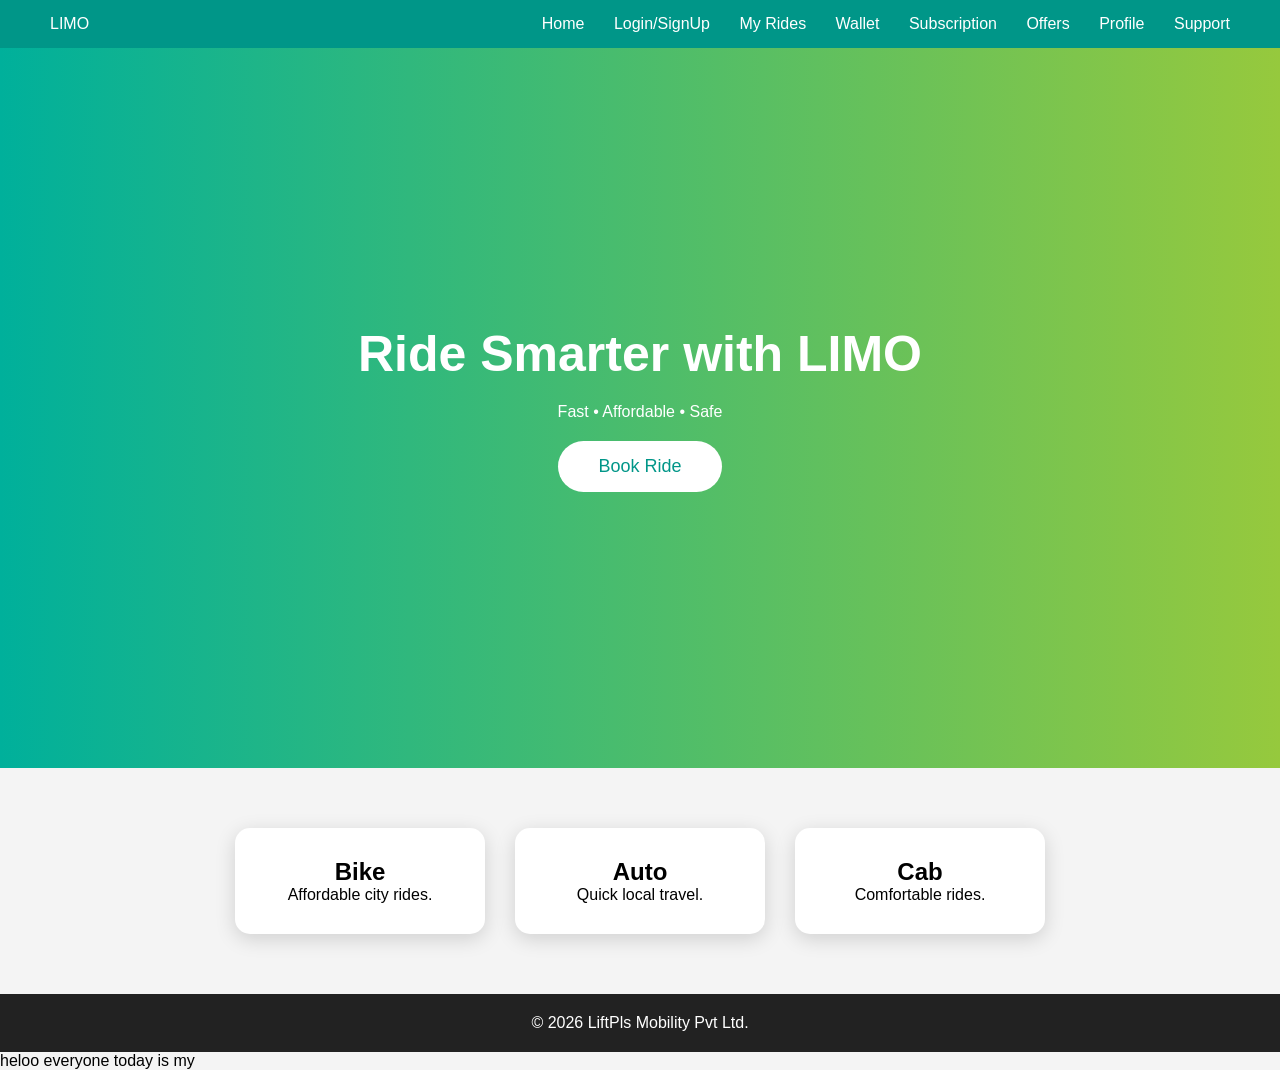
<file: index.html>
<!DOCTYPE html>
<html lang="en">

<head>

<meta charset="UTF-8">
<meta name="viewport" content="width=device-width, initial-scale=1.0">

<title>LIMO Ride Booking</title>

<link rel="stylesheet" href="style.css">

</head>

<body>

<header>

<div class="logo">
LIMO
</div>

<nav>
    <a href="index.html">Home</a>
    <a href="pages/login.html">Login/SignUp</a>
    <!-- <a href="pages/signup.html">Signup</a> -->
    <!-- <a href="pages/book-ride.html">Book Ride</a> -->
    <a href="pages/ride-history.html">My Rides</a>
    <a href="pages/wallet.html">Wallet</a>
    <a href="pages/subscription.html">Subscription</a>
    <a href="pages/offers.html">Offers</a>
    <a href="pages/profile.html">Profile</a>
    <a href="pages/support.html">Support</a>
</nav>

</header>

<section class="hero">

<h1>Ride Smarter with LIMO</h1>

<p>Fast • Affordable • Safe</p>

<button onclick="window.location.href='pages/book-ride.html'">
    Book Ride
</button>

</section>

<section class="cards">

<div class="card">

<h2>Bike</h2>

<p>Affordable city rides.</p>

</div>

<div class="card">

<h2>Auto</h2>

<p>Quick local travel.</p>

</div>

<div class="card">

<h2>Cab</h2>

<p>Comfortable rides.</p>

</div>

</section>

<footer>

© 2026 LiftPls Mobility Pvt Ltd.

</footer>

<script src="script.js"></script>

</body>

</html> 

heloo everyone today is my
</file>
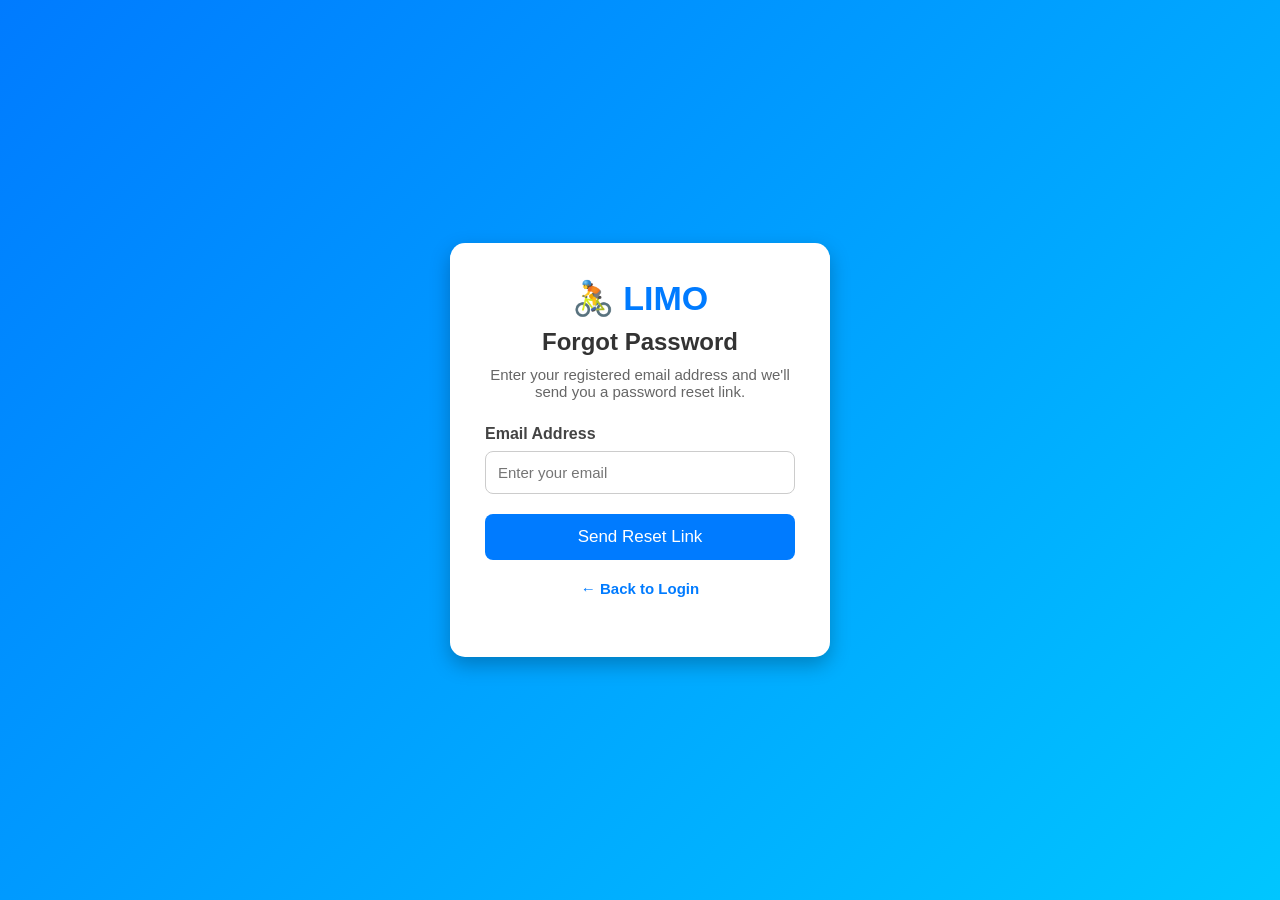
<file: Forgotpass.html>
<!DOCTYPE html>
<html lang="en">
<head>
<meta charset="UTF-8">
<meta name="viewport" content="width=device-width, initial-scale=1.0">
<title>LIMO - Forgot Password</title>

<style>
*{
    margin:0;
    padding:0;
    box-sizing:border-box;
    font-family:Arial, Helvetica, sans-serif;
}

body{
    background:linear-gradient(135deg,#007bff,#00c6ff);
    display:flex;
    justify-content:center;
    align-items:center;
    height:100vh;
}

.container{
    width:380px;
    background:#fff;
    padding:35px;
    border-radius:15px;
    box-shadow:0 8px 20px rgba(0,0,0,.25);
}

.logo{
    text-align:center;
    font-size:34px;
    font-weight:bold;
    color:#007bff;
    margin-bottom:10px;
}

h2{
    text-align:center;
    margin-bottom:10px;
    color:#333;
}

p{
    text-align:center;
    color:#666;
    margin-bottom:25px;
    font-size:15px;
}

.input-box{
    margin-bottom:20px;
}

.input-box label{
    display:block;
    margin-bottom:8px;
    font-weight:bold;
    color:#444;
}

.input-box input{
    width:100%;
    padding:12px;
    border:1px solid #ccc;
    border-radius:8px;
    font-size:15px;
}

.input-box input:focus{
    border-color:#007bff;
    outline:none;
}

button{
    width:100%;
    padding:13px;
    background:#007bff;
    color:white;
    border:none;
    border-radius:8px;
    font-size:17px;
    cursor:pointer;
    transition:.3s;
}

button:hover{
    background:#0056b3;
}

.links{
    text-align:center;
    margin-top:20px;
}

.links a{
    text-decoration:none;
    color:#007bff;
    font-weight:bold;
}

.links a:hover{
    text-decoration:underline;
}

.message{
    display:none;
    margin-top:20px;
    padding:12px;
    background:#d4edda;
    color:#155724;
    border-radius:8px;
    text-align:center;
}

@media(max-width:450px){
    .container{
        width:90%;
    }
}
</style>

</head>
<body>

<div class="container">

<div class="logo">
🚴 LIMO
</div>

<h2>Forgot Password</h2>

<p>
Enter your registered email address and we'll send you a password reset link.
</p>

<form onsubmit="sendLink(event)">

<div class="input-box">
<label>Email Address</label>
<input type="email" id="email" placeholder="Enter your email" required>
</div>

<button type="submit">
Send Reset Link
</button>

</form>

<div class="message" id="successMessage">
✅ Password reset link has been sent to your email.
</div>

<div class="links">
<p>
<a href="pages/login.html">← Back to Login</a>
</p>
</div>

</div>

<script>
function sendLink(event){

event.preventDefault();

const email=document.getElementById("email").value;

if(email===""){
alert("Please enter your email.");
return;
}

document.getElementById("successMessage").style.display="block";

document.querySelector("form").reset();

}
</script>

</body>
</html>



<!-- <a href="pages/Forgotpass.html">
    Forgot Password?
</a> -->
</file>
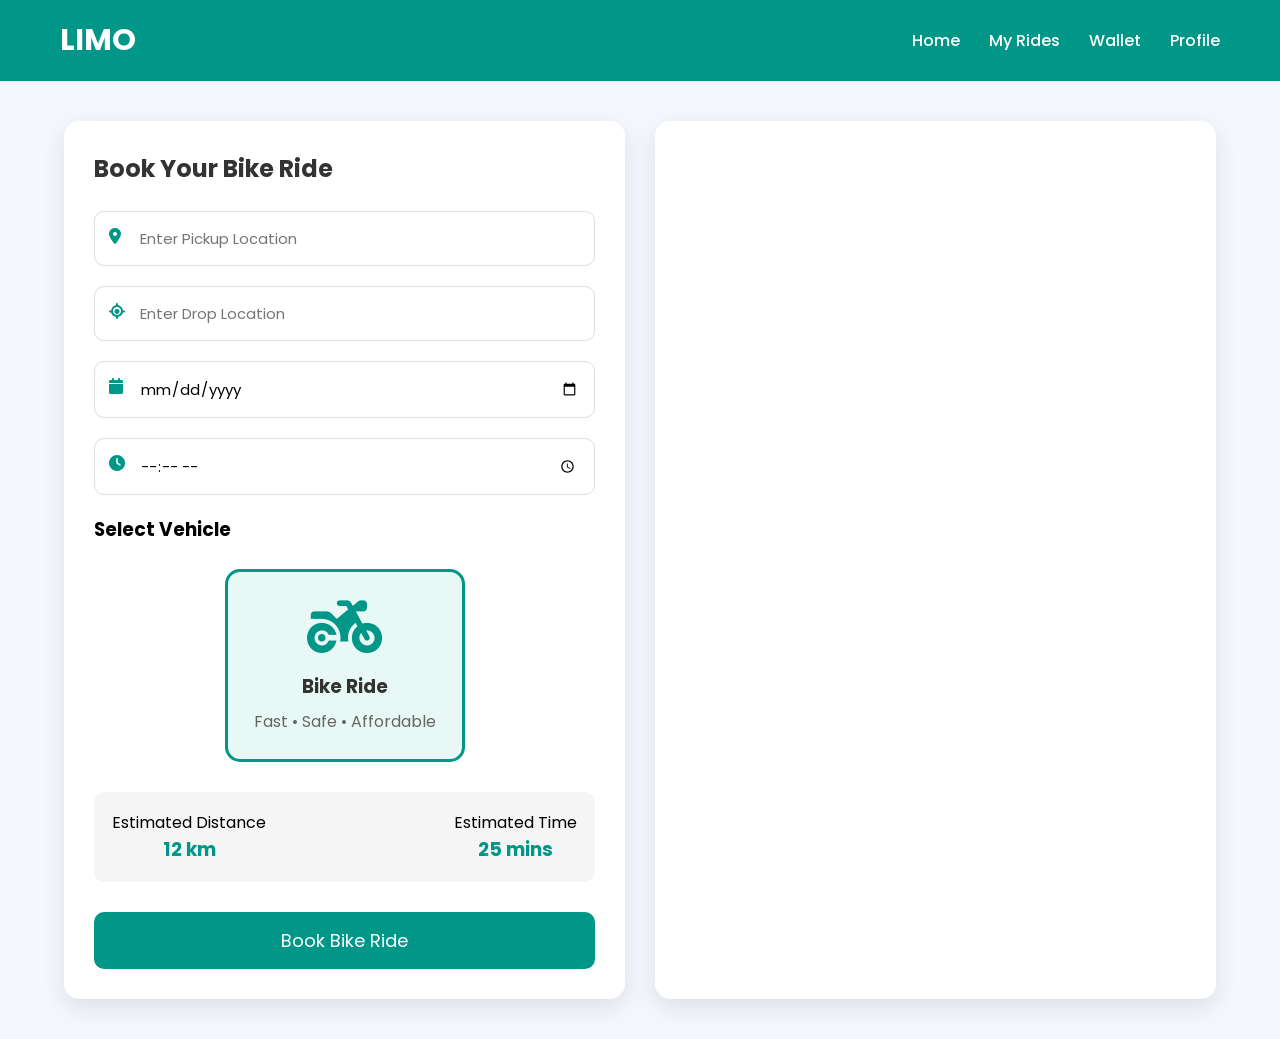
<file: pages/book-ride.html>
<!DOCTYPE html>
<html lang="en">
<head>
<meta charset="UTF-8">
<meta name="viewport" content="width=device-width, initial-scale=1.0">
<title>LIMO | Book Bike Ride</title>

<link rel="preconnect" href="https://fonts.googleapis.com">
<link rel="preconnect" href="https://fonts.gstatic.com" crossorigin>

<link href="https://fonts.googleapis.com/css2?family=Poppins:wght@300;400;500;600;700&display=swap" rel="stylesheet">

<link rel="stylesheet"
href="https://cdnjs.cloudflare.com/ajax/libs/font-awesome/6.5.2/css/all.min.css">

<style>

*{
    margin:0;
    padding:0;
    box-sizing:border-box;
    font-family:'Poppins',sans-serif;
}

body{
    background:#f4f7fb;
}

header{
    background:#009688;
    color:#fff;
    display:flex;
    justify-content:space-between;
    align-items:center;
    padding:18px 60px;
}

.logo{
    font-size:30px;
    font-weight:700;
}

nav a{
    color:#fff;
    text-decoration:none;
    margin-left:25px;
    font-weight:500;
}

.container{
    width:90%;
    max-width:1200px;
    margin:40px auto;
    display:grid;
    grid-template-columns:1fr 1fr;
    gap:30px;
}

.booking-card{
    background:#fff;
    padding:30px;
    border-radius:15px;
    box-shadow:0 8px 25px rgba(0,0,0,.1);
}

.booking-card h2{
    margin-bottom:25px;
    color:#333;
}

.input-box{
    position:relative;
    margin-bottom:20px;
}

.input-box i{
    position:absolute;
    top:17px;
    left:15px;
    color:#009688;
}

.input-box input{
    width:100%;
    padding:15px 15px 15px 45px;
    border:1px solid #ddd;
    border-radius:10px;
    font-size:15px;
    outline:none;
}

.input-box input:focus{
    border-color:#009688;
}

.vehicle-list{
    display:flex;
    justify-content:center;
    margin-top:25px;
}

.vehicle{
    width:240px;
    padding:25px;
    text-align:center;
    border:3px solid #009688;
    border-radius:15px;
    background:#e8f8f5;
    cursor:pointer;
    transition:.3s;
}

.vehicle:hover{
    transform:translateY(-6px);
    box-shadow:0 10px 20px rgba(0,0,0,.15);
}

.vehicle i{
    font-size:60px;
    color:#009688;
    margin-bottom:15px;
}

.vehicle h3{
    color:#333;
    margin-bottom:8px;
}

.vehicle p{
    color:#666;
}

.info-box{
    display:flex;
    justify-content:space-between;
    margin-top:30px;
    background:#f5f5f5;
    padding:18px;
    border-radius:10px;
}

.info-box div{
    text-align:center;
}

.info-box h3{
    color:#009688;
}

.book-btn{
    width:100%;
    padding:15px;
    margin-top:30px;
    border:none;
    border-radius:10px;
    background:#009688;
    color:white;
    font-size:18px;
    cursor:pointer;
}

.book-btn:hover{
    background:#00796b;
}

.map{
    background:white;
    border-radius:15px;
    overflow:hidden;
    box-shadow:0 8px 25px rgba(0,0,0,.1);
}

.map iframe{
    width:100%;
    height:100%;
    min-height:650px;
    border:none;
}

@media(max-width:900px){

header{
    flex-direction:column;
    padding:20px;
}

nav{
    margin-top:15px;
}

nav a{
    margin:8px;
}

.container{
    grid-template-columns:1fr;
}

.vehicle{
    width:100%;
}

.info-box{
    flex-direction:column;
    gap:15px;
}

}

</style>

</head>

<body>

<header>

<div class="logo">LIMO</div>

<nav>

<a href="index.html">Home</a>

<a href="ride-history.html">My Rides</a>

<a href="wallet.html">Wallet</a>

<a href="profile.html">Profile</a>

</nav>

</header>

<div class="container">

<div class="booking-card">

<h2>Book Your Bike Ride</h2>

<div class="input-box">
<i class="fa-solid fa-location-dot"></i>
<input type="text" placeholder="Enter Pickup Location">
</div>

<div class="input-box">
<i class="fa-solid fa-location-crosshairs"></i>
<input type="text" placeholder="Enter Drop Location">
</div>

<div class="input-box">
<i class="fa-solid fa-calendar"></i>
<input type="date">
</div>

<div class="input-box">
<i class="fa-solid fa-clock"></i>
<input type="time">
</div>

<h3 style="margin-top:20px;">Select Vehicle</h3>

<div class="vehicle-list">

<div class="vehicle">

<i class="fa-solid fa-motorcycle"></i>

<h3>Bike Ride</h3>

<p>Fast • Safe • Affordable</p>

</div>

</div>

<div class="info-box">

<div>

<p>Estimated Distance</p>

<h3>12 km</h3>

</div>

<div>

<p>Estimated Time</p>

<h3>25 mins</h3>

</div>

</div>

<button class="book-btn" onclick="window.location.href='login.html'">
    Book Bike Ride
</button>

</div>

<div class="map">

<iframe
src="https://maps.google.com/maps?q=Jaipur&t=&z=13&ie=UTF8&iwloc=&output=embed">
</iframe>

</div>

</div>

</body>
</html>
</file>
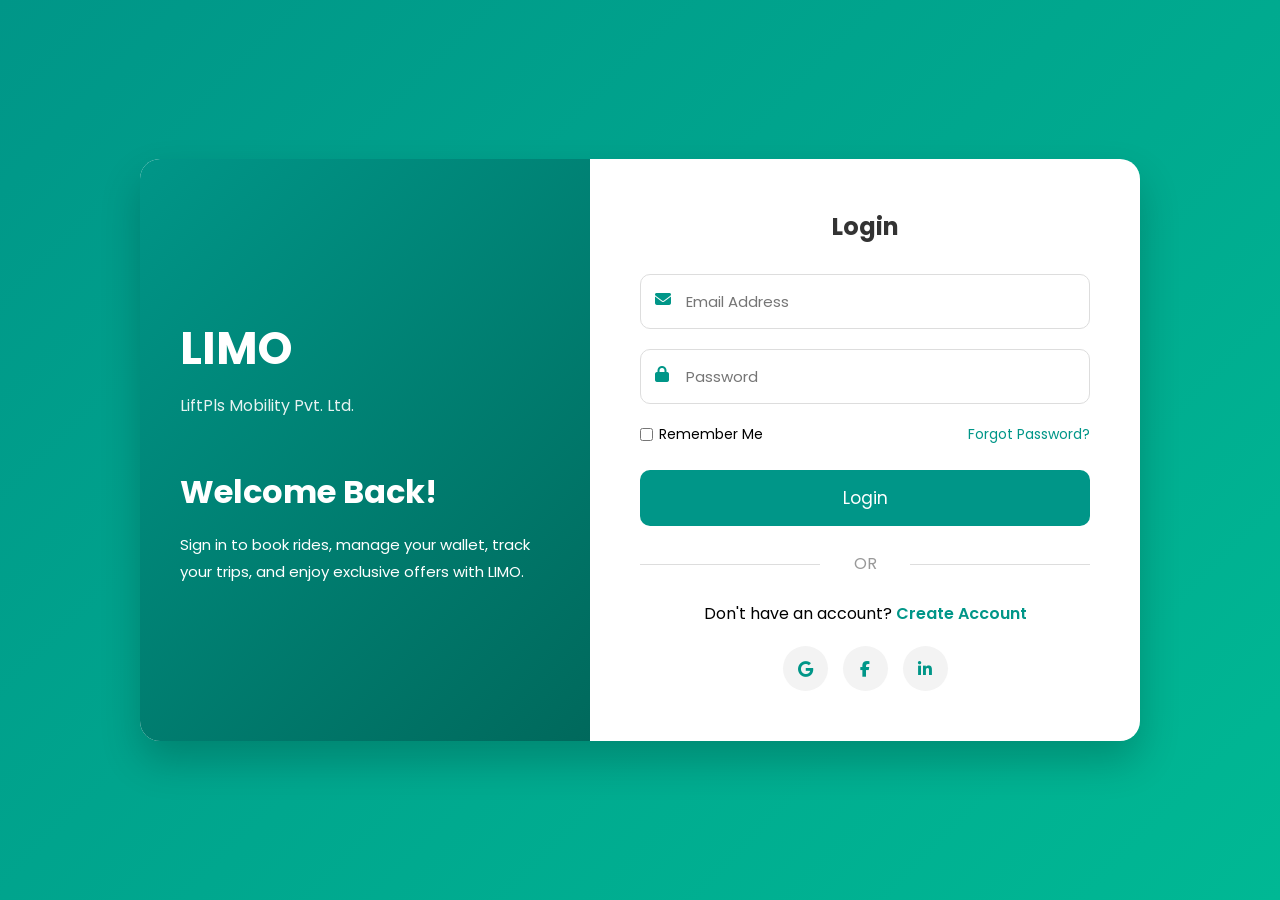
<file: pages/login.html>
<!DOCTYPE html>
<html lang="en">
<head>
<meta charset="UTF-8">
<meta name="viewport" content="width=device-width, initial-scale=1.0">
<title>LIMO | Login</title>

<link rel="preconnect" href="https://fonts.googleapis.com">
<link rel="preconnect" href="https://fonts.gstatic.com" crossorigin>
<link href="https://fonts.googleapis.com/css2?family=Poppins:wght@300;400;500;600;700&display=swap" rel="stylesheet">

<link rel="stylesheet"
href="https://cdnjs.cloudflare.com/ajax/libs/font-awesome/6.5.2/css/all.min.css"/>

<style>

*{
    margin:0;
    padding:0;
    box-sizing:border-box;
    font-family:'Poppins',sans-serif;
}

body{
    background:linear-gradient(135deg,#009688,#00b894);
    min-height:100vh;
    display:flex;
    justify-content:center;
    align-items:center;
    padding:20px;
}

.container{
    width:1000px;
    max-width:100%;
    background:#fff;
    border-radius:20px;
    overflow:hidden;
    display:flex;
    box-shadow:0 20px 40px rgba(0,0,0,.2);
}

.left{
    width:45%;
    background:linear-gradient(135deg,#009688,#00695c);
    color:#fff;
    padding:60px 40px;
    display:flex;
    flex-direction:column;
    justify-content:center;
}

.logo{
    font-size:45px;
    font-weight:700;
    margin-bottom:10px;
}

.company{
    opacity:.9;
    margin-bottom:50px;
}

.left h2{
    font-size:32px;
    margin-bottom:15px;
}

.left p{
    line-height:1.8;
    font-size:15px;
}

.right{
    width:55%;
    padding:50px;
}

.right h2{
    text-align:center;
    color:#333;
    margin-bottom:30px;
}

.input-box{
    position:relative;
    margin-bottom:20px;
}

.input-box i{
    position:absolute;
    top:17px;
    left:15px;
    color:#009688;
}

.input-box input{
    width:100%;
    padding:15px 15px 15px 45px;
    border:1px solid #ddd;
    border-radius:10px;
    outline:none;
    font-size:15px;
    transition:.3s;
}

.input-box input:focus{
    border-color:#009688;
}

.options{
    display:flex;
    justify-content:space-between;
    align-items:center;
    margin-bottom:25px;
    font-size:14px;
}

.options label{
    display:flex;
    align-items:center;
    gap:6px;
}

.options a{
    text-decoration:none;
    color:#009688;
}

.login-btn{
    width:100%;
    padding:15px;
    background:#009688;
    color:#fff;
    border:none;
    border-radius:10px;
    cursor:pointer;
    font-size:17px;
    transition:.3s;
}

.login-btn:hover{
    background:#00796b;
}

.or{
    text-align:center;
    margin:25px 0;
    color:#999;
    position:relative;
}

.or::before,
.or::after{
    content:"";
    position:absolute;
    width:40%;
    height:1px;
    background:#ddd;
    top:50%;
}

.or::before{
    left:0;
}

.or::after{
    right:0;
}

.signup{
    text-align:center;
}

.signup a{
    color:#009688;
    text-decoration:none;
    font-weight:600;
}

.social{
    display:flex;
    justify-content:center;
    gap:15px;
    margin-top:20px;
}

.social a{
    width:45px;
    height:45px;
    border-radius:50%;
    display:flex;
    justify-content:center;
    align-items:center;
    background:#f3f3f3;
    color:#009688;
    text-decoration:none;
    transition:.3s;
}

.social a:hover{
    background:#009688;
    color:#fff;
}

@media(max-width:850px){

.container{
    flex-direction:column;
}

.left,
.right{
    width:100%;
}

.left{
    text-align:center;
    padding:40px 25px;
}

.right{
    padding:35px 25px;
}

.options{
    flex-direction:column;
    gap:12px;
}

}

</style>

</head>

<body>

<div class="container">

<div class="left">

<div class="logo">
LIMO
</div>

<div class="company">
LiftPls Mobility Pvt. Ltd.
</div>

<h2>Welcome Back!</h2>

<p>
Sign in to book rides, manage your wallet,
track your trips, and enjoy exclusive offers with LIMO.
</p>

</div>

<div class="right">

<h2>Login</h2>

<form>

<div class="input-box">

<i class="fa-solid fa-envelope"></i>

<input
type="email"
placeholder="Email Address"
required>

</div>

<div class="input-box">

<i class="fa-solid fa-lock"></i>

<input
type="password"
placeholder="Password"
required>

</div>

<div class="options">

<label>

<input type="checkbox">

Remember Me

</label>

<a href="#">
Forgot Password?
</a>

</div>

<button class="login-btn">
Login
</button>

<div class="or">
OR
</div>

<div class="signup">

Don't have an account?

<a href="signup.html">
Create Account
</a>

</div>

<div class="social">

<a href="#"><i class="fab fa-google"></i></a>

<a href="#"><i class="fab fa-facebook-f"></i></a>

<a href="#"><i class="fab fa-linkedin-in"></i></a>

</div>

</form>

</div>

</div>

</body>
</html>
</file>
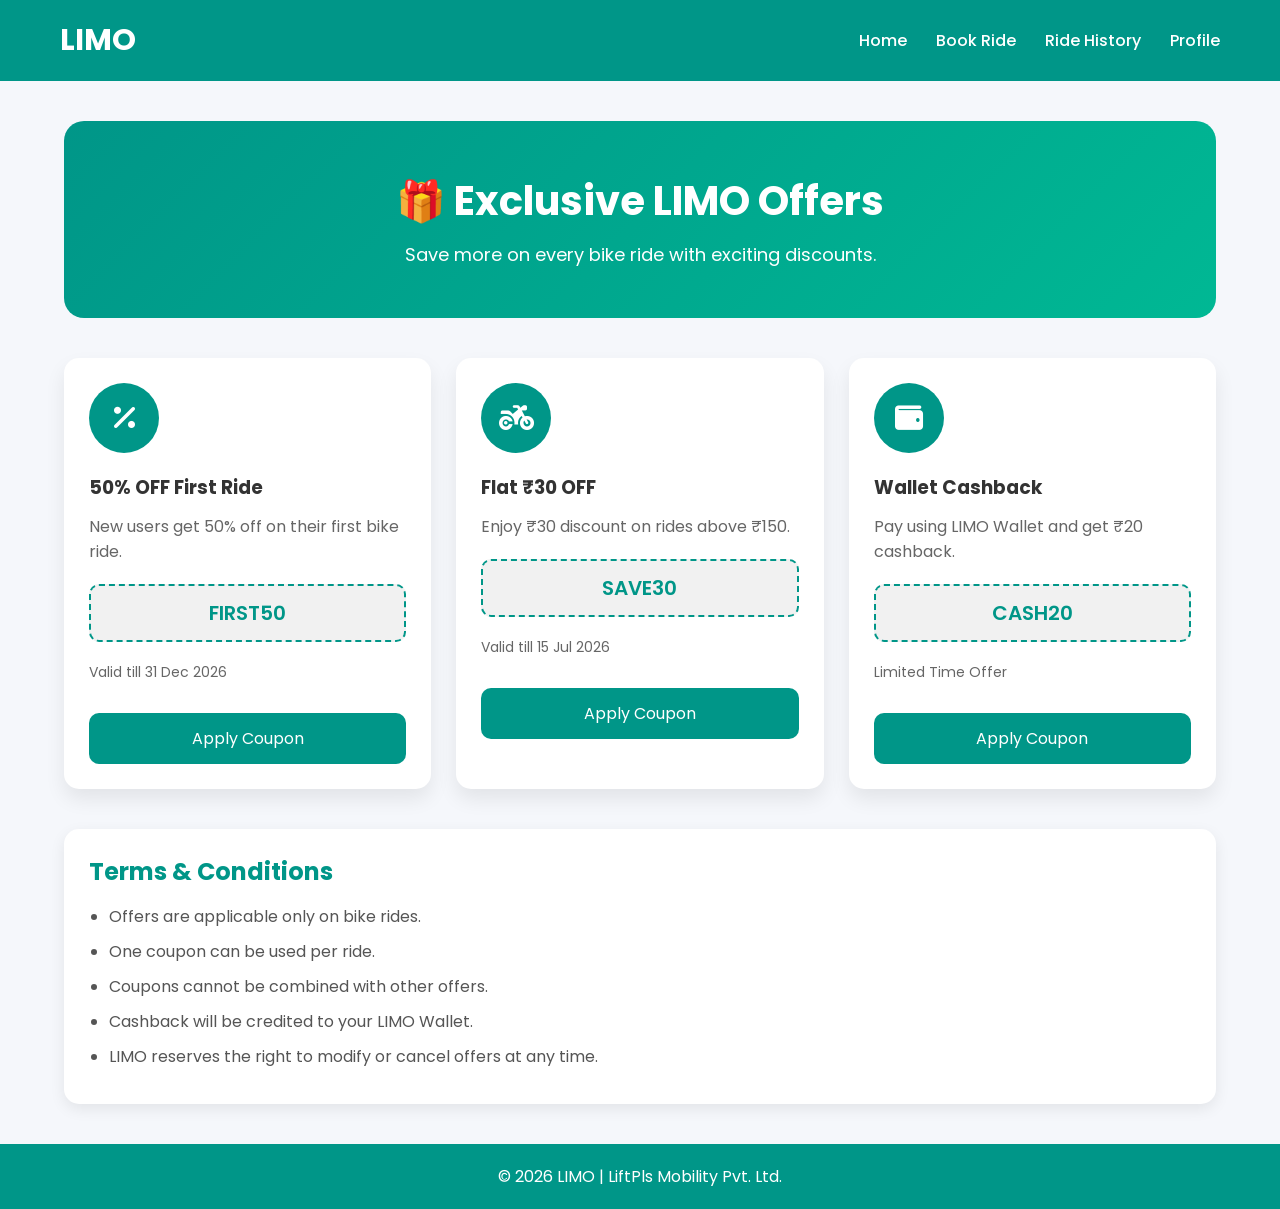
<file: pages/offers.html>
<!DOCTYPE html>
<html lang="en">
<head>
<meta charset="UTF-8">
<meta name="viewport" content="width=device-width, initial-scale=1.0">
<title>LIMO | Offers</title>

<link rel="preconnect" href="https://fonts.googleapis.com">
<link rel="preconnect" href="https://fonts.gstatic.com" crossorigin>

<link href="https://fonts.googleapis.com/css2?family=Poppins:wght@300;400;500;600;700&display=swap" rel="stylesheet">

<link rel="stylesheet"
href="https://cdnjs.cloudflare.com/ajax/libs/font-awesome/6.5.2/css/all.min.css">

<style>

*{
    margin:0;
    padding:0;
    box-sizing:border-box;
    font-family:'Poppins',sans-serif;
}

body{
    background:#f5f7fb;
}

/* Header */

header{
    background:#009688;
    color:#fff;
    padding:18px 60px;
    display:flex;
    justify-content:space-between;
    align-items:center;
}

.logo{
    font-size:30px;
    font-weight:700;
}

nav a{
    color:#fff;
    text-decoration:none;
    margin-left:25px;
    font-weight:500;
}

.container{
    width:90%;
    max-width:1200px;
    margin:40px auto;
}

/* Hero */

.hero{
    background:linear-gradient(135deg,#009688,#00b894);
    color:#fff;
    text-align:center;
    padding:50px 20px;
    border-radius:20px;
    margin-bottom:40px;
}

.hero h1{
    font-size:40px;
}

.hero p{
    margin-top:10px;
    font-size:18px;
}

/* Offer Cards */

.offer-grid{
    display:grid;
    grid-template-columns:repeat(auto-fit,minmax(300px,1fr));
    gap:25px;
}

.offer-card{
    background:#fff;
    border-radius:15px;
    padding:25px;
    box-shadow:0 10px 20px rgba(0,0,0,.08);
    transition:.3s;
}

.offer-card:hover{
    transform:translateY(-8px);
}

.offer-icon{
    width:70px;
    height:70px;
    background:#009688;
    color:#fff;
    display:flex;
    justify-content:center;
    align-items:center;
    border-radius:50%;
    font-size:28px;
    margin-bottom:20px;
}

.offer-card h3{
    color:#333;
}

.offer-card p{
    color:#666;
    margin:12px 0;
}

.coupon{
    background:#f1f1f1;
    padding:12px;
    border:2px dashed #009688;
    text-align:center;
    font-size:20px;
    font-weight:600;
    color:#009688;
    border-radius:10px;
    margin:20px 0;
}

.expiry{
    color:#e53935;
    font-size:14px;
}

button{
    width:100%;
    padding:13px;
    margin-top:18px;
    border:none;
    border-radius:10px;
    background:#009688;
    color:#fff;
    font-size:16px;
    cursor:pointer;
}

button:hover{
    background:#00796b;
}

/* Terms */

.terms{
    background:#fff;
    margin-top:40px;
    padding:25px;
    border-radius:15px;
    box-shadow:0 5px 15px rgba(0,0,0,.08);
}

.terms h2{
    color:#009688;
    margin-bottom:15px;
}

.terms ul{
    padding-left:20px;
}

.terms li{
    margin:10px 0;
    color:#555;
}

/* Footer */

footer{
    margin-top:40px;
    text-align:center;
    padding:20px;
    background:#009688;
    color:white;
}

/* Responsive */

@media(max-width:768px){

header{
    flex-direction:column;
    padding:20px;
}

nav{
    margin-top:15px;
}

nav a{
    margin:8px;
}

.hero h1{
    font-size:30px;
}

}

</style>

</head>

<body>

<header>

<div class="logo">LIMO</div>

<nav>

<a href="index.html">Home</a>

<a href="book-ride.html">Book Ride</a>

<a href="ride-history.html">Ride History</a>

<a href="profile.html">Profile</a>

</nav>

</header>

<div class="container">

<div class="hero">

<h1>🎁 Exclusive LIMO Offers</h1>

<p>Save more on every bike ride with exciting discounts.</p>

</div>

<div class="offer-grid">

<div class="offer-card">

<div class="offer-icon">

<i class="fa-solid fa-percent"></i>

</div>

<h3>50% OFF First Ride</h3>

<p>New users get 50% off on their first bike ride.</p>

<div class="coupon">

FIRST50

</div>

<p class="expiry">Valid till 31 Dec 2026</p>

<button>Apply Coupon</button>

</div>

<div class="offer-card">

<div class="offer-icon">

<i class="fa-solid fa-motorcycle"></i>

</div>

<h3>Flat ₹30 OFF</h3>

<p>Enjoy ₹30 discount on rides above ₹150.</p>

<div class="coupon">

SAVE30

</div>

<p class="expiry">Valid till 15 Jul 2026</p>

<button>Apply Coupon</button>

</div>

<div class="offer-card">

<div class="offer-icon">

<i class="fa-solid fa-wallet"></i>

</div>

<h3>Wallet Cashback</h3>

<p>Pay using LIMO Wallet and get ₹20 cashback.</p>

<div class="coupon">

CASH20

</div>

<p class="expiry">Limited Time Offer</p>

<button>Apply Coupon</button>

</div>

</div>

<div class="terms">

<h2>Terms & Conditions</h2>

<ul>

<li>Offers are applicable only on bike rides.</li>

<li>One coupon can be used per ride.</li>

<li>Coupons cannot be combined with other offers.</li>

<li>Cashback will be credited to your LIMO Wallet.</li>

<li>LIMO reserves the right to modify or cancel offers at any time.</li>

</ul>

</div>

</div>

<footer>

© 2026 LIMO | LiftPls Mobility Pvt. Ltd.

</footer>

</body>
</html>
</file>
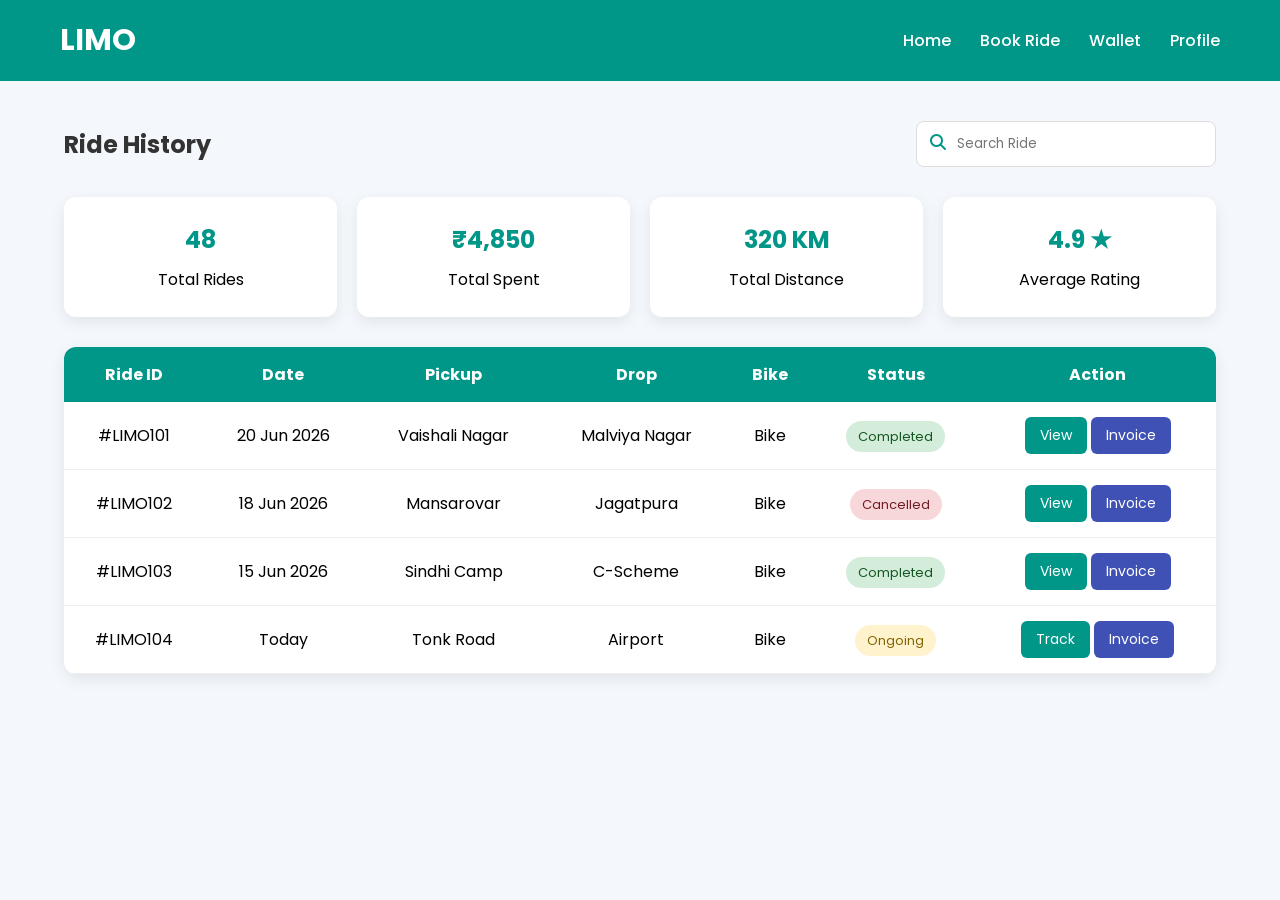
<file: pages/ride-history.html>
<!DOCTYPE html>
<html lang="en">
<head>
<meta charset="UTF-8">
<meta name="viewport" content="width=device-width, initial-scale=1.0">

<title>LIMO | Ride History</title>

<link rel="preconnect" href="https://fonts.googleapis.com">
<link rel="preconnect" href="https://fonts.gstatic.com" crossorigin>

<link href="https://fonts.googleapis.com/css2?family=Poppins:wght@300;400;500;600;700&display=swap" rel="stylesheet">

<link rel="stylesheet"
href="https://cdnjs.cloudflare.com/ajax/libs/font-awesome/6.5.2/css/all.min.css">

<style>

*{
margin:0;
padding:0;
box-sizing:border-box;
font-family:'Poppins',sans-serif;
}

body{
background:#f4f7fb;
}

/* Header */

header{
background:#009688;
color:white;
padding:18px 60px;
display:flex;
justify-content:space-between;
align-items:center;
}

.logo{
font-size:30px;
font-weight:700;
}

nav a{
color:white;
text-decoration:none;
margin-left:25px;
font-weight:500;
}

.container{
width:90%;
max-width:1200px;
margin:40px auto;
}

.page-title{
display:flex;
justify-content:space-between;
align-items:center;
margin-bottom:30px;
}

.page-title h2{
color:#333;
}

/* Search */

.search-box{
position:relative;
width:300px;
}

.search-box input{
width:100%;
padding:12px 15px 12px 40px;
border:1px solid #ddd;
border-radius:8px;
outline:none;
}

.search-box i{
position:absolute;
left:14px;
top:13px;
color:#009688;
}

/* Stats */

.stats{
display:grid;
grid-template-columns:repeat(4,1fr);
gap:20px;
margin-bottom:30px;
}

.stat{
background:white;
padding:25px;
border-radius:12px;
text-align:center;
box-shadow:0 5px 15px rgba(0,0,0,.08);
}

.stat h2{
color:#009688;
margin-bottom:10px;
}

/* Table */

.table-container{
background:white;
border-radius:12px;
overflow:hidden;
box-shadow:0 5px 15px rgba(0,0,0,.08);
overflow-x:auto;
}

table{
width:100%;
border-collapse:collapse;
}

th{
background:#009688;
color:white;
padding:15px;
}

td{
padding:15px;
text-align:center;
border-bottom:1px solid #eee;
}

tr:hover{
background:#f8f8f8;
}

/* Status */

.completed{
background:#d4edda;
color:#155724;
padding:6px 12px;
border-radius:20px;
font-size:13px;
}

.cancelled{
background:#f8d7da;
color:#721c24;
padding:6px 12px;
border-radius:20px;
font-size:13px;
}

.ongoing{
background:#fff3cd;
color:#856404;
padding:6px 12px;
border-radius:20px;
font-size:13px;
}

/* Buttons */

.btn{
padding:8px 15px;
border:none;
border-radius:6px;
cursor:pointer;
color:white;
font-size:14px;
}

.view{
background:#009688;
}

.invoice{
background:#3f51b5;
}

.btn:hover{
opacity:.9;
}

@media(max-width:900px){

header{
flex-direction:column;
padding:20px;
}

nav{
margin-top:15px;
}

.stats{
grid-template-columns:repeat(2,1fr);
}

.page-title{
flex-direction:column;
gap:20px;
align-items:flex-start;
}

.search-box{
width:100%;
}

}

@media(max-width:600px){

.stats{
grid-template-columns:1fr;
}

table{
font-size:13px;
}

}

</style>

</head>

<body>

<header>

<div class="logo">LIMO</div>

<nav>

<a href="index.html">Home</a>

<a href="book-ride.html">Book Ride</a>

<a href="wallet.html">Wallet</a>

<a href="profile.html">Profile</a>

</nav>

</header>

<div class="container">

<div class="page-title">

<h2>Ride History</h2>

<div class="search-box">

<i class="fa fa-search"></i>

<input type="text" placeholder="Search Ride">

</div>

</div>

<div class="stats">

<div class="stat">
<h2>48</h2>
<p>Total Rides</p>
</div>

<div class="stat">
<h2>₹4,850</h2>
<p>Total Spent</p>
</div>

<div class="stat">
<h2>320 KM</h2>
<p>Total Distance</p>
</div>

<div class="stat">
<h2>4.9 ★</h2>
<p>Average Rating</p>
</div>

</div>

<div class="table-container">

<table>

<tr>

<th>Ride ID</th>

<th>Date</th>

<th>Pickup</th>

<th>Drop</th>

<th>Bike</th>

<th>Status</th>

<th>Action</th>

</tr>

<tr>

<td>#LIMO101</td>

<td>20 Jun 2026</td>

<td>Vaishali Nagar</td>

<td>Malviya Nagar</td>

<td>Bike</td>

<td><span class="completed">Completed</span></td>

<td>

<button class="btn view">View</button>

<button class="btn invoice">Invoice</button>

</td>

</tr>

<tr>

<td>#LIMO102</td>

<td>18 Jun 2026</td>

<td>Mansarovar</td>

<td>Jagatpura</td>

<td>Bike</td>

<td><span class="cancelled">Cancelled</span></td>

<td>

<button class="btn view">View</button>

<button class="btn invoice">Invoice</button>

</td>

</tr>

<tr>

<td>#LIMO103</td>

<td>15 Jun 2026</td>

<td>Sindhi Camp</td>

<td>C-Scheme</td>

<td>Bike</td>

<td><span class="completed">Completed</span></td>

<td>

<button class="btn view">View</button>

<button class="btn invoice">Invoice</button>

</td>

</tr>

<tr>

<td>#LIMO104</td>

<td>Today</td>

<td>Tonk Road</td>

<td>Airport</td>

<td>Bike</td>

<td><span class="ongoing">Ongoing</span></td>

<td>

<button class="btn view">Track</button>

<button class="btn invoice">Invoice</button>

</td>

</tr>

</table>

</div>

</div>

</body>
</html>
</file>
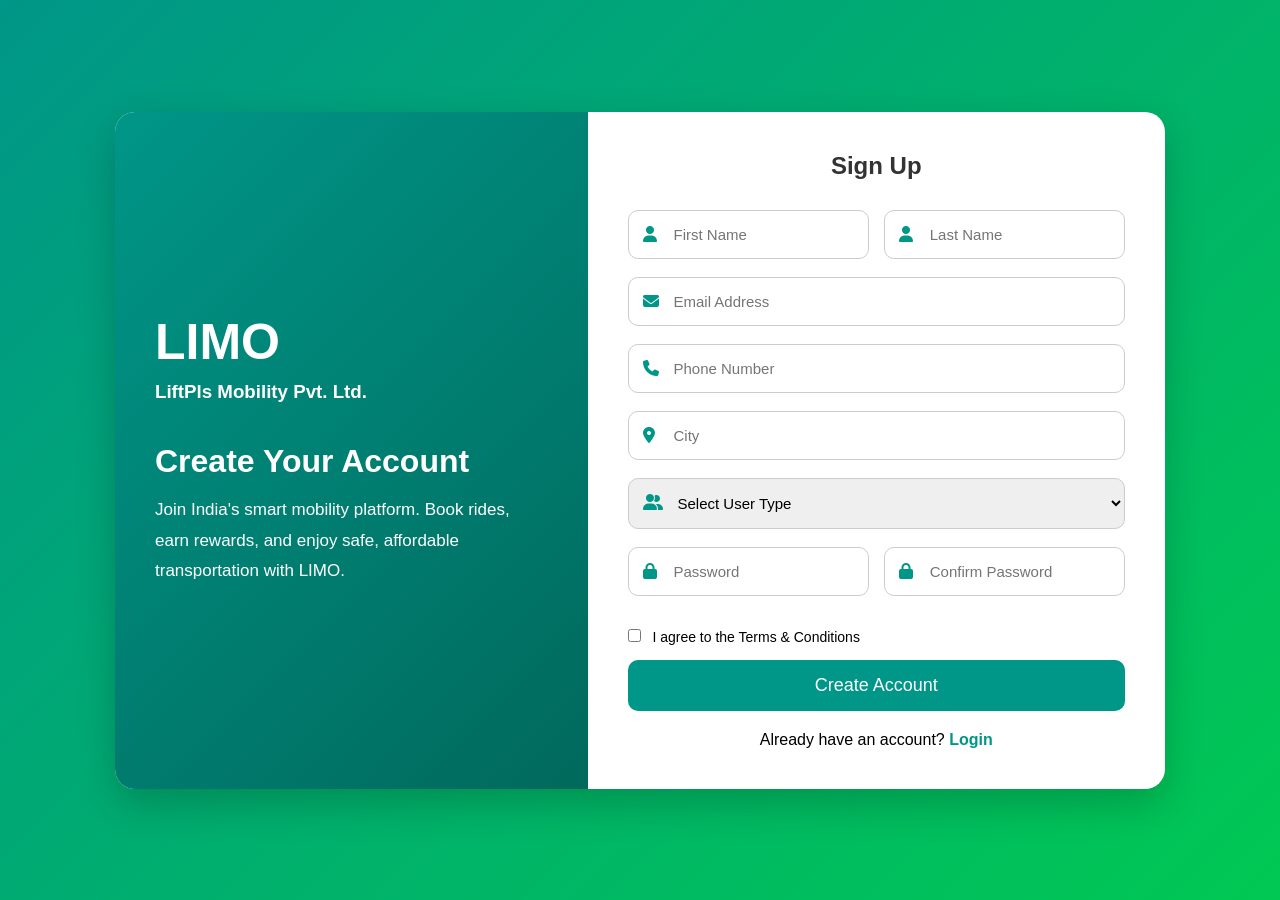
<file: pages/signup.html>
<!DOCTYPE html>
<html lang="en">
<head>
<meta charset="UTF-8">
<meta name="viewport" content="width=device-width, initial-scale=1.0">
<title>LIMO | Sign Up</title>

<link rel="stylesheet" href="https://cdnjs.cloudflare.com/ajax/libs/font-awesome/6.5.2/css/all.min.css">

<style>

*{
    margin:0;
    padding:0;
    box-sizing:border-box;
    font-family:Arial, Helvetica, sans-serif;
}

body{
    background:linear-gradient(135deg,#009688,#00c853);
    display:flex;
    justify-content:center;
    align-items:center;
    min-height:100vh;
    padding:20px;
}

.container{
    width:100%;
    max-width:1050px;
    background:#fff;
    border-radius:20px;
    overflow:hidden;
    display:flex;
    box-shadow:0 15px 40px rgba(0,0,0,.2);
}

.left{
    width:45%;
    background:linear-gradient(135deg,#009688,#00695c);
    color:#fff;
    padding:60px 40px;
    display:flex;
    flex-direction:column;
    justify-content:center;
}

.left h1{
    font-size:50px;
    margin-bottom:10px;
}

.left h2{
    margin-top:40px;
    font-size:32px;
}

.left p{
    margin-top:15px;
    line-height:1.8;
    font-size:17px;
}

.right{
    width:55%;
    padding:40px;
}

.right h2{
    text-align:center;
    color:#333;
    margin-bottom:30px;
}

.input-box{
    position:relative;
    margin-bottom:18px;
}

.input-box i{
    position:absolute;
    top:16px;
    left:15px;
    color:#009688;
}

.input-box input,
.input-box select{
    width:100%;
    padding:15px 15px 15px 45px;
    border:1px solid #ccc;
    border-radius:10px;
    font-size:15px;
    outline:none;
}

.input-box input:focus,
.input-box select:focus{
    border-color:#009688;
}

.row{
    display:flex;
    gap:15px;
}

.row .input-box{
    width:50%;
}

.checkbox{
    margin:15px 0;
    font-size:14px;
}

.checkbox input{
    margin-right:8px;
}

button{
    width:100%;
    padding:15px;
    background:#009688;
    color:#fff;
    border:none;
    border-radius:10px;
    font-size:18px;
    cursor:pointer;
    transition:.3s;
}

button:hover{
    background:#00796b;
}

.login{
    text-align:center;
    margin-top:20px;
}

.login a{
    color:#009688;
    text-decoration:none;
    font-weight:bold;
}

@media(max-width:768px){

.container{
    flex-direction:column;
}

.left,
.right{
    width:100%;
}

.left{
    text-align:center;
    padding:40px 25px;
}

.row{
    flex-direction:column;
}

.row .input-box{
    width:100%;
}

}

</style>

</head>

<body>

<div class="container">

<div class="left">

<h1>LIMO</h1>

<h3>LiftPls Mobility Pvt. Ltd.</h3>

<h2>Create Your Account</h2>

<p>
Join India's smart mobility platform.
Book rides, earn rewards, and enjoy safe,
affordable transportation with LIMO.
</p>

</div>

<div class="right">

<h2>Sign Up</h2>

<form>

<div class="row">

<div class="input-box">
<i class="fa-solid fa-user"></i>
<input type="text" placeholder="First Name" required>
</div>

<div class="input-box">
<i class="fa-solid fa-user"></i>
<input type="text" placeholder="Last Name" required>
</div>

</div>

<div class="input-box">
<i class="fa-solid fa-envelope"></i>
<input type="email" placeholder="Email Address" required>
</div>

<div class="input-box">
<i class="fa-solid fa-phone"></i>
<input type="tel" placeholder="Phone Number" required>
</div>

<div class="input-box">
<i class="fa-solid fa-location-dot"></i>
<input type="text" placeholder="City" required>
</div>

<div class="input-box">
<i class="fa-solid fa-user-group"></i>

<select required>

<option value="">Select User Type</option>

<option>Rider</option>

<option>Captain</option>

</select>

</div>

<div class="row">

<div class="input-box">
<i class="fa-solid fa-lock"></i>
<input type="password" placeholder="Password" required>
</div>

<div class="input-box">
<i class="fa-solid fa-lock"></i>
<input type="password" placeholder="Confirm Password" required>
</div>

</div>

<div class="checkbox">

<label>

<input type="checkbox" required>

I agree to the Terms & Conditions

</label>

</div>

<button type="submit">
Create Account
</button>

<div class="login">

Already have an account?

<a href="login.html">Login</a>

</div>

</form>

</div>

</div>

</body>
</html>
</file>
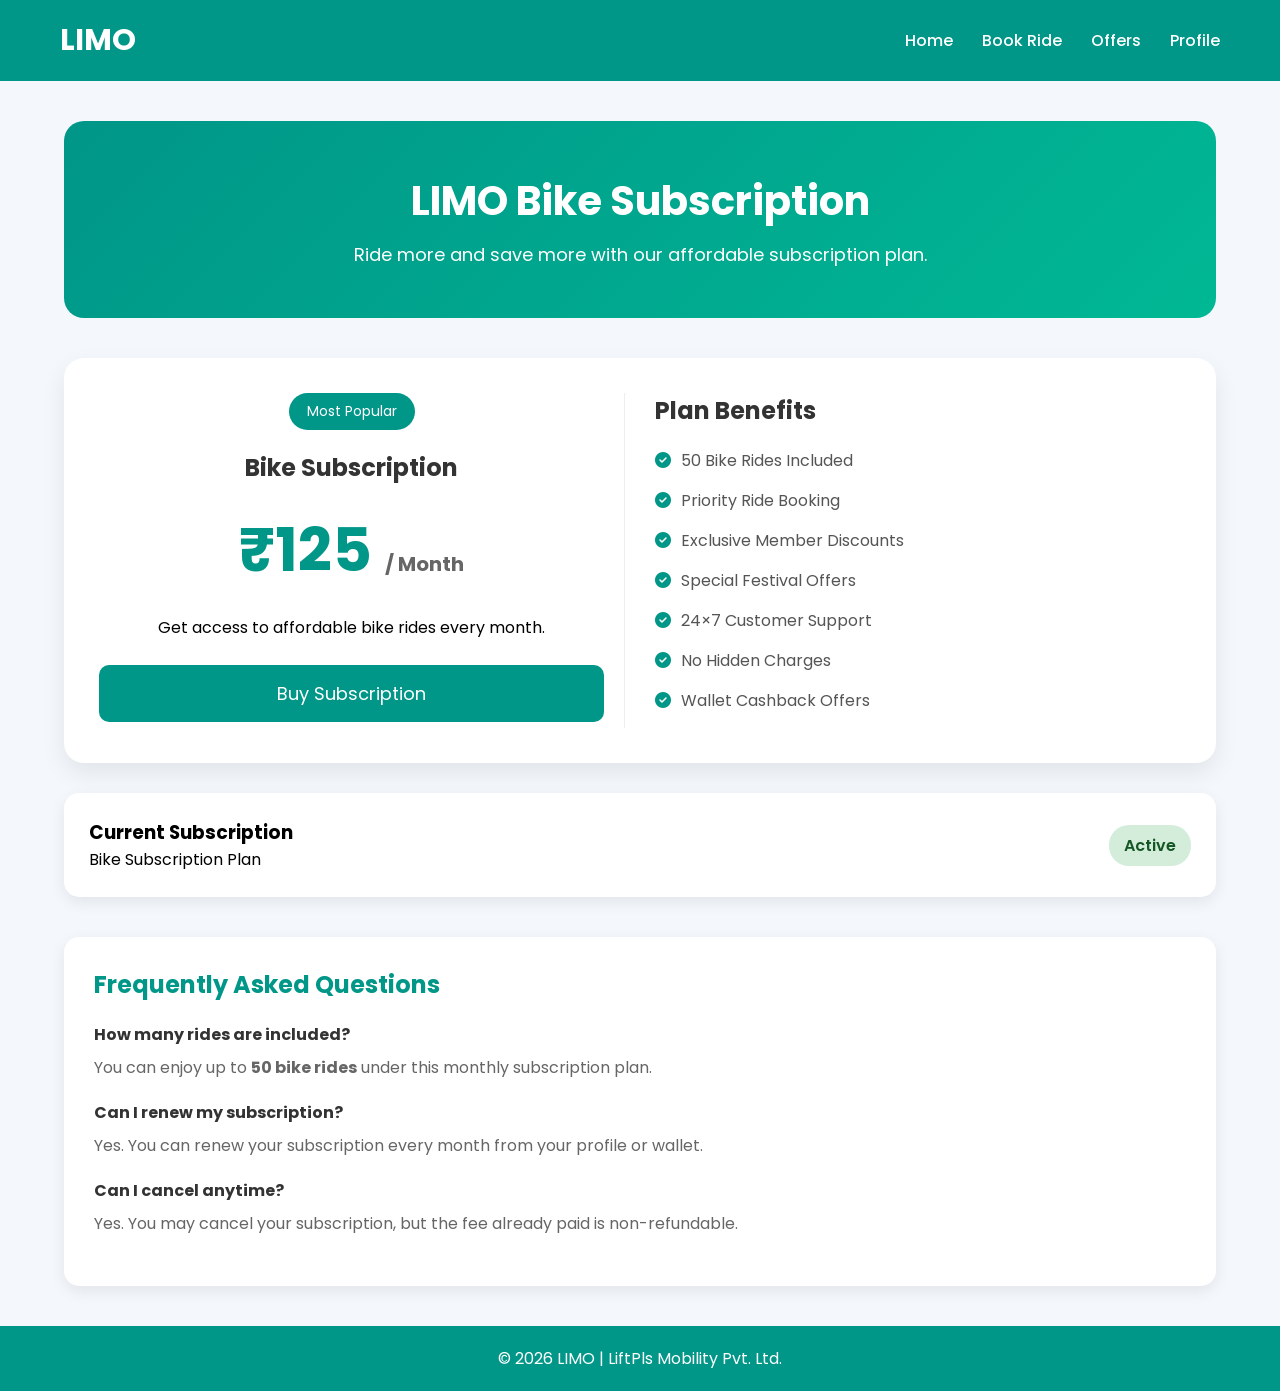
<file: pages/subscription.html>
<!DOCTYPE html>
<html lang="en">
<head>
<meta charset="UTF-8">
<meta name="viewport" content="width=device-width, initial-scale=1.0">
<title>LIMO | Subscription</title>

<link rel="preconnect" href="https://fonts.googleapis.com">
<link rel="preconnect" href="https://fonts.gstatic.com" crossorigin>

<link href="https://fonts.googleapis.com/css2?family=Poppins:wght@300;400;500;600;700&display=swap" rel="stylesheet">

<link rel="stylesheet"
href="https://cdnjs.cloudflare.com/ajax/libs/font-awesome/6.5.2/css/all.min.css">

<style>

*{
margin:0;
padding:0;
box-sizing:border-box;
font-family:'Poppins',sans-serif;
}

body{
background:#f4f7fb;
}

/* Header */

header{
background:#009688;
color:white;
padding:18px 60px;
display:flex;
justify-content:space-between;
align-items:center;
}

.logo{
font-size:30px;
font-weight:700;
}

nav a{
color:white;
text-decoration:none;
margin-left:25px;
font-weight:500;
}

.container{
width:90%;
max-width:1200px;
margin:40px auto;
}

/* Hero */

.hero{
background:linear-gradient(135deg,#009688,#00b894);
color:white;
padding:50px 20px;
border-radius:20px;
text-align:center;
margin-bottom:40px;
}

.hero h1{
font-size:40px;
margin-bottom:10px;
}

.hero p{
font-size:18px;
}

/* Plan Card */

.plan-card{
background:white;
border-radius:20px;
padding:35px;
box-shadow:0 10px 25px rgba(0,0,0,.08);
display:grid;
grid-template-columns:1fr 1fr;
gap:30px;
}

.left{
text-align:center;
border-right:1px solid #eee;
padding-right:20px;
}

.price{
font-size:60px;
color:#009688;
font-weight:700;
margin:20px 0;
}

.price span{
font-size:20px;
color:#666;
}

.badge{
display:inline-block;
background:#009688;
color:white;
padding:8px 18px;
border-radius:20px;
margin-bottom:20px;
font-size:14px;
}

.left h2{
margin-bottom:10px;
color:#333;
}

.buy-btn{
margin-top:25px;
width:100%;
padding:15px;
border:none;
border-radius:10px;
background:#009688;
color:white;
font-size:18px;
cursor:pointer;
}

.buy-btn:hover{
background:#00796b;
}

.right h2{
margin-bottom:20px;
color:#333;
}

.features{
list-style:none;
}

.features li{
margin:15px 0;
font-size:16px;
color:#555;
}

.features i{
color:#009688;
margin-right:10px;
}

/* Status */

.status{
margin-top:30px;
background:white;
padding:25px;
border-radius:15px;
box-shadow:0 5px 15px rgba(0,0,0,.08);
display:flex;
justify-content:space-between;
align-items:center;
}

.active{
background:#d4edda;
color:#155724;
padding:8px 15px;
border-radius:20px;
font-weight:600;
}

/* FAQ */

.faq{
margin-top:40px;
background:white;
padding:30px;
border-radius:15px;
box-shadow:0 5px 15px rgba(0,0,0,.08);
}

.faq h2{
margin-bottom:20px;
color:#009688;
}

.question{
margin-bottom:20px;
}

.question h4{
margin-bottom:8px;
color:#333;
}

.question p{
color:#666;
}

/* Footer */

footer{
margin-top:40px;
background:#009688;
color:white;
text-align:center;
padding:20px;
}

/* Responsive */

@media(max-width:900px){

header{
flex-direction:column;
padding:20px;
}

nav{
margin-top:15px;
}

nav a{
margin:8px;
}

.plan-card{
grid-template-columns:1fr;
}

.left{
border-right:none;
border-bottom:1px solid #eee;
padding-bottom:20px;
padding-right:0;
}

.status{
flex-direction:column;
gap:15px;
text-align:center;
}

.hero h1{
font-size:30px;
}

.price{
font-size:50px;
}

}

</style>

</head>

<body>

<header>

<div class="logo">LIMO</div>

<nav>

<a href="index.html">Home</a>

<a href="pages/book-ride.html">Book Ride</a>

<a href="offers.html">Offers</a>

<a href="profile.html">Profile</a>


</nav>

</header>

<div class="container">

<div class="hero">

<h1>LIMO Bike Subscription</h1>

<p>Ride more and save more with our affordable subscription plan.</p>

</div>

<div class="plan-card">

<div class="left">

<div class="badge">
Most Popular
</div>

<h2>Bike Subscription</h2>

<div class="price">

₹125

<span>/ Month</span>

</div>

<p>Get access to affordable bike rides every month.</p>

<button class="buy-btn">

Buy Subscription

</button>

</div>

<div class="right">

<h2>Plan Benefits</h2>

<ul class="features">

<li><i class="fa-solid fa-circle-check"></i>50 Bike Rides Included</li>

<li><i class="fa-solid fa-circle-check"></i>Priority Ride Booking</li>

<li><i class="fa-solid fa-circle-check"></i>Exclusive Member Discounts</li>

<li><i class="fa-solid fa-circle-check"></i>Special Festival Offers</li>

<li><i class="fa-solid fa-circle-check"></i>24×7 Customer Support</li>

<li><i class="fa-solid fa-circle-check"></i>No Hidden Charges</li>

<li><i class="fa-solid fa-circle-check"></i>Wallet Cashback Offers</li>

</ul>

</div>

</div>

<div class="status">

<div>

<h3>Current Subscription</h3>

<p>Bike Subscription Plan</p>

</div>

<div class="active">

Active

</div>

</div>

<div class="faq">

<h2>Frequently Asked Questions</h2>

<div class="question">

<h4>How many rides are included?</h4>

<p>You can enjoy up to <strong>50 bike rides</strong> under this monthly subscription plan.</p>

</div>

<div class="question">

<h4>Can I renew my subscription?</h4>

<p>Yes. You can renew your subscription every month from your profile or wallet.</p>

</div>

<div class="question">

<h4>Can I cancel anytime?</h4>

<p>Yes. You may cancel your subscription, but the fee already paid is non-refundable.</p>

</div>

</div>

</div>

<footer>

© 2026 LIMO | LiftPls Mobility Pvt. Ltd.

</footer>

</body>
</html>
</file>
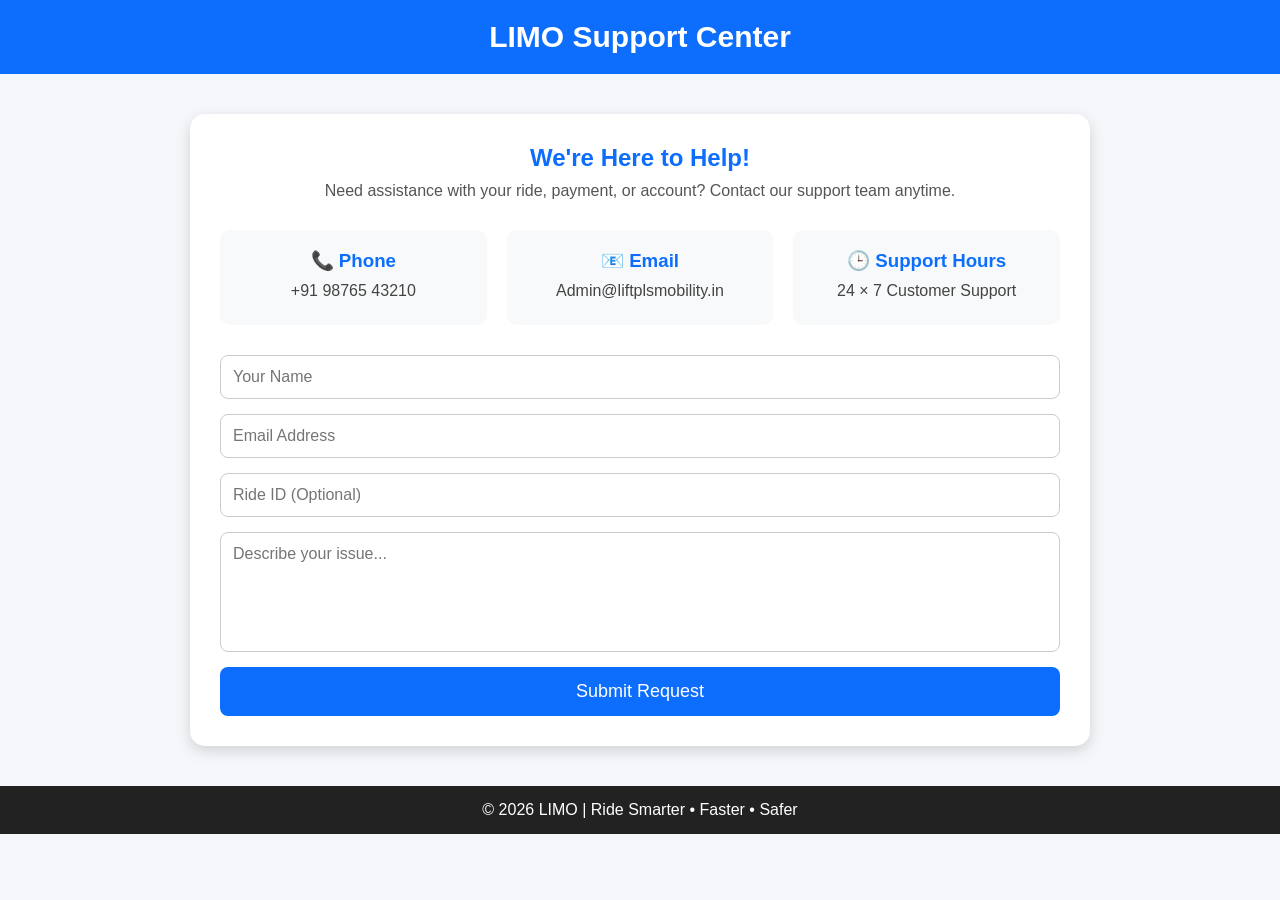
<file: pages/support.html>
<!DOCTYPE html>
<html lang="en">
<head>
<meta charset="UTF-8">
<meta name="viewport" content="width=device-width, initial-scale=1.0">
<title>LIMO Support</title>

<style>
*{
    margin:0;
    padding:0;
    box-sizing:border-box;
    font-family:Arial, Helvetica, sans-serif;
}

body{
    background:#f5f7fa;
}

header{
    background:#0d6efd;
    color:white;
    padding:20px;
    text-align:center;
    font-size:30px;
    font-weight:bold;
}

.container{
    width:90%;
    max-width:900px;
    margin:40px auto;
}

.support-card{
    background:white;
    padding:30px;
    border-radius:15px;
    box-shadow:0 5px 15px rgba(0,0,0,.15);
}

.support-card h2{
    text-align:center;
    color:#0d6efd;
    margin-bottom:10px;
}

.support-card p{
    text-align:center;
    color:#555;
    margin-bottom:30px;
}

.info{
    display:grid;
    grid-template-columns:repeat(auto-fit,minmax(250px,1fr));
    gap:20px;
    margin-bottom:30px;
}

.box{
    background:#f8f9fa;
    padding:20px;
    border-radius:10px;
    text-align:center;
}

.box h3{
    color:#0d6efd;
    margin-bottom:10px;
}

.box p{
    margin:5px 0;
    color:#444;
}

form{
    display:flex;
    flex-direction:column;
}

input,textarea{
    margin-bottom:15px;
    padding:12px;
    border:1px solid #ccc;
    border-radius:8px;
    font-size:16px;
}

textarea{
    resize:none;
    height:120px;
}

button{
    background:#0d6efd;
    color:white;
    border:none;
    padding:14px;
    font-size:18px;
    border-radius:8px;
    cursor:pointer;
    transition:.3s;
}

button:hover{
    background:#0b5ed7;
}

footer{
    margin-top:40px;
    background:#222;
    color:white;
    text-align:center;
    padding:15px;
}

@media(max-width:600px){
    header{
        font-size:24px;
    }
}
</style>
</head>

<body>

<header>
    LIMO Support Center
</header>

<div class="container">

<div class="support-card">

<h2>We're Here to Help!</h2>

<p>Need assistance with your ride, payment, or account? Contact our support team anytime.</p>

<div class="info">

<div class="box">
<h3>📞 Phone</h3>
<p>+91 98765 43210</p>
</div>

<div class="box">
<h3>📧 Email</h3>
<p>Admin@liftplsmobility.in</p>
</div>

<div class="box">
<h3>🕒 Support Hours</h3>
<p>24 × 7 Customer Support</p>
</div>

</div>

<form>

<input type="text" placeholder="Your Name" required>

<input type="email" placeholder="Email Address" required>

<input type="text" placeholder="Ride ID (Optional)">

<textarea placeholder="Describe your issue..." required></textarea>

<button type="submit">
Submit Request
</button>

</form>

</div>

</div>

<footer>
© 2026 LIMO | Ride Smarter • Faster • Safer
</footer>

</body>
</html>
</file>
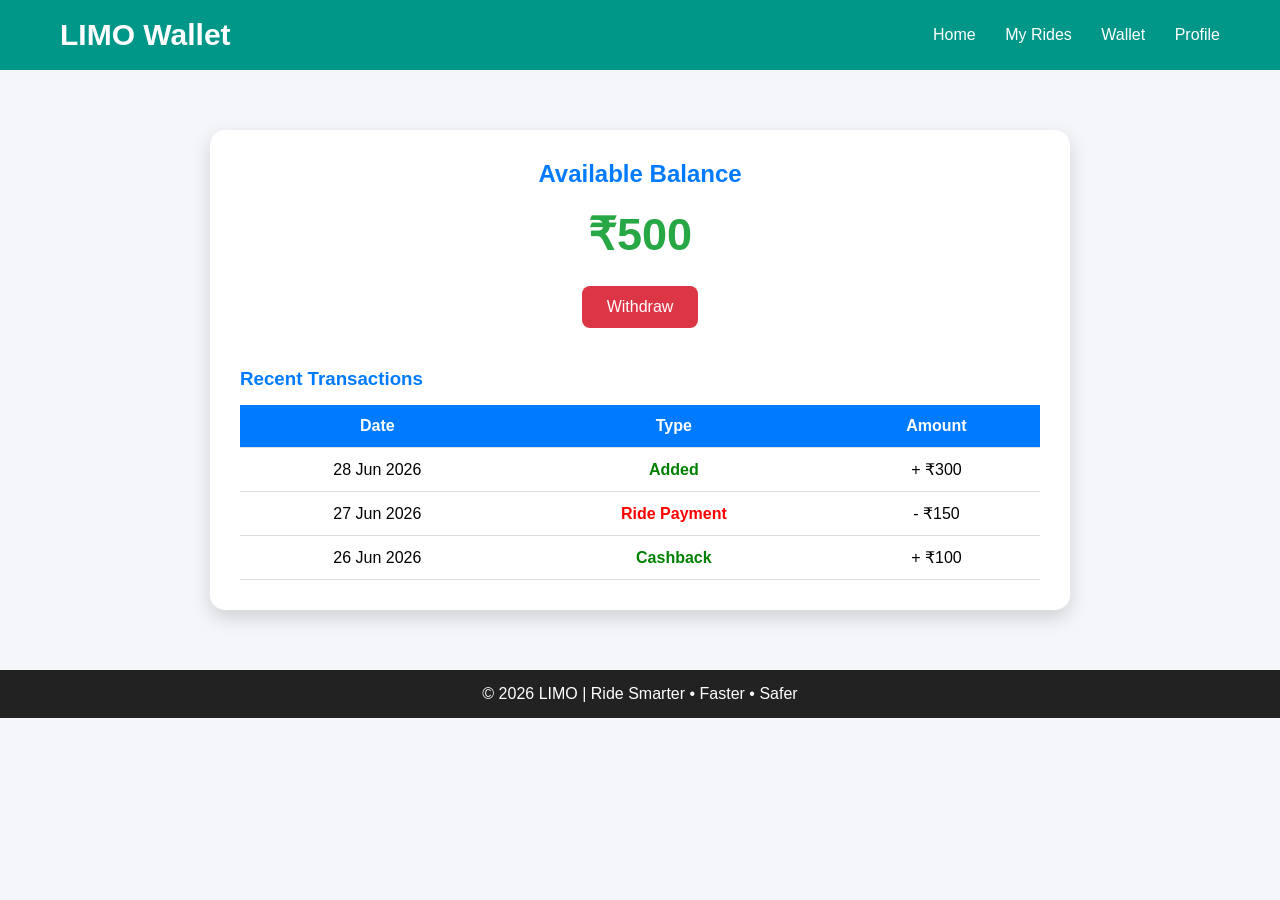
<file: pages/wallet.html>
<!DOCTYPE html>
<html lang="en">
<head>
<meta charset="UTF-8">
<meta name="viewport" content="width=device-width, initial-scale=1.0">
<title>LIMO Wallet</title>

<style>
*{
    margin:0;
    padding:0;
    box-sizing:border-box;
    font-family:Arial, sans-serif;
}

body{
    background:#f4f6f9;
}

header{
    background:#009688;
    color:#fff;
    display:flex;
    justify-content:space-between;
    align-items:center;
    padding:18px 60px;
}

.logo{
    font-size:30px;
    font-weight:700;
}

nav a{
    color:#fff;
    text-decoration:none;
    margin-left:25px;
    font-weight:500;
}

.container{
    max-width:900px;
    margin:40px auto;
    padding:20px;
}

.wallet-card{
    background:#fff;
    border-radius:15px;
    padding:30px;
    box-shadow:0 8px 20px rgba(0,0,0,.15);
    text-align:center;
}

.wallet-card h2{
    color:#007bff;
    margin-bottom:15px;
}

.balance{
    font-size:45px;
    color:#28a745;
    font-weight:bold;
    margin:20px 0;
}

.actions{
    display:flex;
    justify-content:center;
    flex-wrap:wrap;
    gap:15px;
    margin:25px 0;
}

button{
    padding:12px 25px;
    border:none;
    border-radius:8px;
    font-size:16px;
    cursor:pointer;
    transition:.3s;
}

.add-btn{
    background:#28a745;
    color:#fff;
}

.withdraw-btn{
    background:#dc3545;
    color:#fff;
}

button:hover{
    opacity:0.9;
    transform:scale(1.05);
}

.history{
    margin-top:40px;
    text-align:left;
}

.history h3{
    color:#007bff;
    margin-bottom:15px;
}

table{
    width:100%;
    border-collapse:collapse;
}

table th,
table td{
    padding:12px;
    border-bottom:1px solid #ddd;
    text-align:center;
}

table th{
    background:#007bff;
    color:#fff;
}

.credit{
    color:green;
    font-weight:bold;
}

.debit{
    color:red;
    font-weight:bold;
}

footer{
    margin-top:40px;
    background:#222;
    color:white;
    text-align:center;
    padding:15px;
}

@media(max-width:700px){
    .actions{
        flex-direction:column;
    }

    .balance{
        font-size:35px;
    }
}
</style>
</head>

<body>

<header>
   

<div class="logo">LIMO Wallet</div>

<nav>

<a href="index.html">Home</a>

<a href="ride-history.html">My Rides</a>

<a href="support.html">Wallet</a>

<a href="profile.html">Profile</a>

</nav>

</header>

<div class="container">

<div class="wallet-card">

<h2>Available Balance</h2>

<div class="balance" id="balance">
₹500
</div>

<div class="actions">

<!-- <button class="add-btn" onclick="addMoney()">
Add Money
</button> -->

<button class="withdraw-btn" onclick="withdrawMoney()">
Withdraw
</button>

</div>

<div class="history">

<h3>Recent Transactions</h3>

<table>

<tr>
<th>Date</th>
<th>Type</th>
<th>Amount</th>
</tr>

<tr>
<td>28 Jun 2026</td>
<td class="credit">Added</td>
<td>+ ₹300</td>
</tr>

<tr>
<td>27 Jun 2026</td>
<td class="debit">Ride Payment</td>
<td>- ₹150</td>
</tr>

<tr>
<td>26 Jun 2026</td>
<td class="credit">Cashback</td>
<td>+ ₹100</td>
</tr>

</table>

</div>

</div>

</div>

<footer>
© 2026 LIMO | Ride Smarter • Faster • Safer
</footer>

<script>
let balance = 500;

function updateBalance() {
    document.getElementById("balance").innerHTML = "₹" + balance;
}

// function addMoney() {
//     let amount = prompt("Enter amount to add:");

//     if (amount && !isNaN(amount)) {
//         balance += Number(amount);
//         updateBalance();
//         alert("₹" + amount + " added successfully.");
//     }
// }

function withdrawMoney() {
    let amount = prompt("Enter withdrawal amount:");

    if (amount && !isNaN(amount)) {

        if (Number(amount) <= balance) {
            balance -= Number(amount);
            updateBalance();
            alert("₹" + amount + " withdrawn successfully.");
        } else {
            alert("Insufficient Balance!");
        }

    }
}
</script>

</body>
</html>
</file>
<file: style.css>
*{
margin:0;
padding:0;
box-sizing:border-box;
font-family:Arial;
}

body{

background:#f4f4f4;

}

header{

display:flex;

justify-content:space-between;

align-items:center;

padding:15px 50px;

background:#009688;

color:white;

}

nav a{

color:white;

text-decoration:none;

margin-left:25px;

}

.hero{

height:80vh;

display:flex;

flex-direction:column;

justify-content:center;

align-items:center;

background:linear-gradient(to right,#00b09b,#96c93d);

color:white;

text-align:center;

}

.hero h1{

font-size:50px;

margin-bottom:20px;

}

.hero button{

padding:15px 40px;

border:none;

background:white;

color:#009688;

font-size:18px;

cursor:pointer;

border-radius:30px;

margin-top:20px;

}

.cards{

display:flex;

justify-content:center;

gap:30px;

padding:60px;

}

.card{

background:white;

padding:30px;

width:250px;

text-align:center;

border-radius:15px;

box-shadow:0 5px 20px rgba(0,0,0,.15);

transition:.4s;

}

.card:hover{

transform:translateY(-10px);

}

footer{

padding:20px;

text-align:center;

background:#222;

color:white;

}
</file>
